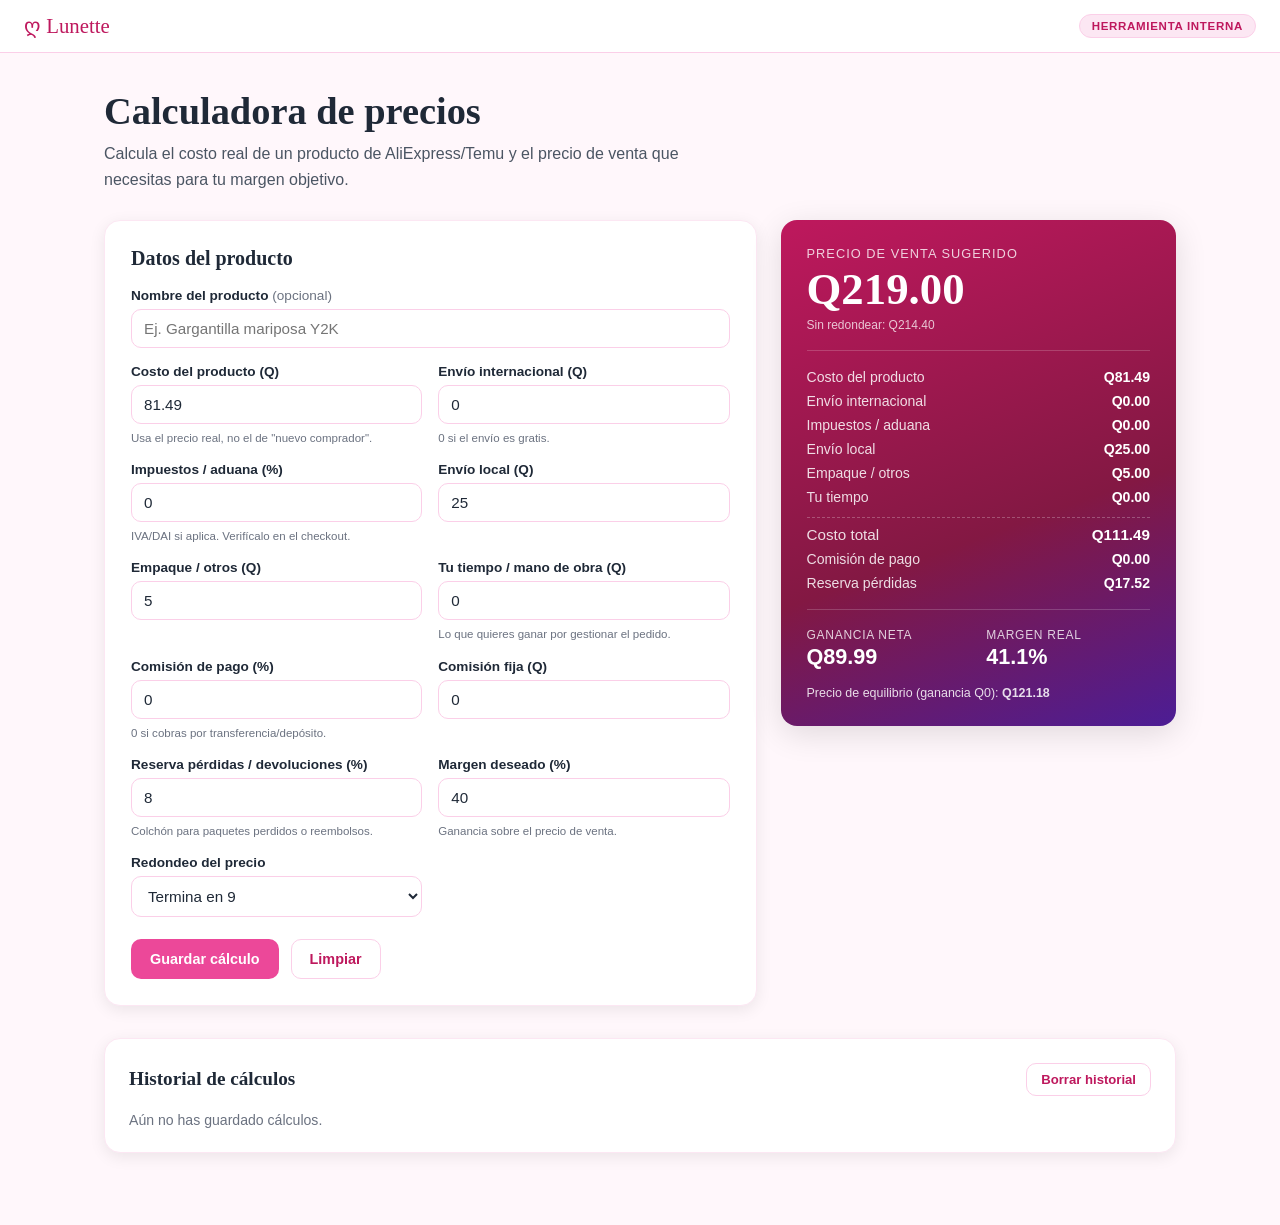
<file: calculadora-solo.html>
<!DOCTYPE html>
<html lang="es">
<head>
  <meta charset="UTF-8">
  <meta name="viewport" content="width=device-width, initial-scale=1.0">
  <meta http-equiv="Content-Security-Policy" content="default-src 'self'; script-src 'self' 'unsafe-inline' https://cdn.jsdelivr.net; style-src 'self' 'unsafe-inline' https://fonts.googleapis.com; font-src 'self' https://fonts.gstatic.com data:; img-src 'self' data: https://lh3.googleusercontent.com https://*.supabase.co; connect-src 'self' https://czqekviizatgzhwxmqls.supabase.co https://*.supabase.co; form-action 'self'; base-uri 'self'">
  <title>Calculadora de precios · Lunette</title>
  <meta name="robots" content="noindex,nofollow">
  <style>
    :root {
      --primary: #ec4899;
      --primary-dark: #be185d;
      --primary-light: #fce7f3;
      --accent-glow: rgba(236, 72, 153, 0.25);
      --bg-cream: #fff7fb;
      --bg-white: #ffffff;
      --border: #fbcfe8;
      --border-light: #fce7f3;
      --text-primary: #1f2937;
      --text-secondary: #4b5563;
      --text-muted: #6b7280;
      --radius-sm: 6px;
      --radius-md: 10px;
      --radius-lg: 16px;
      --shadow-md: 0 4px 16px rgba(0, 0, 0, 0.08);
      --shadow-lg: 0 8px 32px rgba(0, 0, 0, 0.12);
      --font-display: 'Playfair Display', Georgia, 'Times New Roman', serif;
      --font-sans: 'Inter', 'Segoe UI', -apple-system, BlinkMacSystemFont, sans-serif;
    }

    * { box-sizing: border-box; }

    body {
      margin: 0;
      background: var(--bg-cream);
      color: var(--text-primary);
      font-family: var(--font-sans);
      min-height: 100vh;
    }

    a { color: var(--primary-dark); }

    .calc-header {
      position: sticky;
      top: 0;
      z-index: 20;
      display: flex;
      align-items: center;
      justify-content: space-between;
      gap: 16px;
      padding: 14px 24px;
      background: rgba(255, 255, 255, 0.92);
      backdrop-filter: blur(10px);
      border-bottom: 1px solid var(--border);
    }

    .calc-logo {
      font-family: var(--font-display);
      font-size: 1.3rem;
      color: var(--primary-dark);
      text-decoration: none;
    }

    .calc-badge {
      font-size: 0.72rem;
      font-weight: 700;
      letter-spacing: 0.06em;
      text-transform: uppercase;
      color: var(--primary-dark);
      background: var(--primary-light);
      border: 1px solid var(--border);
      padding: 5px 12px;
      border-radius: 999px;
    }

    .calc-main {
      max-width: 1120px;
      margin: 0 auto;
      padding: 36px 24px 72px;
    }

    .calc-intro { margin-bottom: 28px; }

    .calc-intro h1 {
      font-family: var(--font-display);
      font-size: clamp(1.7rem, 4vw, 2.4rem);
      margin: 0 0 8px;
    }

    .calc-intro p {
      color: var(--text-secondary);
      max-width: 640px;
      margin: 0;
      line-height: 1.6;
    }

    .calc-layout {
      display: grid;
      grid-template-columns: minmax(0, 1.65fr) minmax(0, 1fr);
      gap: 24px;
      align-items: start;
    }

    .calc-panel {
      background: var(--bg-white);
      border: 1px solid var(--border-light);
      border-radius: var(--radius-lg);
      box-shadow: var(--shadow-md);
      padding: 26px;
    }

    .calc-panel h2 {
      font-family: var(--font-display);
      font-size: 1.25rem;
      margin: 0 0 18px;
    }

    .calc-grid {
      display: grid;
      grid-template-columns: repeat(2, minmax(0, 1fr));
      gap: 16px;
    }

    .calc-field {
      display: flex;
      flex-direction: column;
      gap: 6px;
    }

    .calc-full { grid-column: 1 / -1; margin-bottom: 16px; }

    .calc-field label {
      font-size: 0.85rem;
      font-weight: 600;
    }

    .calc-field label span { font-weight: 400; color: var(--text-muted); }

    .calc-field input,
    .calc-field select {
      width: 100%;
      padding: 10px 12px;
      border: 1px solid var(--border);
      border-radius: var(--radius-md);
      background: var(--bg-white);
      color: var(--text-primary);
      font-size: 0.95rem;
      font-family: inherit;
    }

    .calc-field input:focus,
    .calc-field select:focus {
      outline: none;
      border-color: var(--primary);
      box-shadow: 0 0 0 3px var(--accent-glow);
    }

    .calc-field small {
      font-size: 0.72rem;
      color: var(--text-muted);
      line-height: 1.4;
    }

    .calc-actions {
      display: flex;
      gap: 12px;
      margin-top: 22px;
      flex-wrap: wrap;
    }

    .btn {
      display: inline-flex;
      align-items: center;
      justify-content: center;
      gap: 8px;
      padding: 11px 18px;
      border-radius: var(--radius-md);
      border: 1px solid transparent;
      font-family: inherit;
      font-size: 0.9rem;
      font-weight: 600;
      cursor: pointer;
      text-decoration: none;
      transition: all 0.15s ease;
    }

    .btn-primary { background: var(--primary); color: #fff; }
    .btn-primary:hover { background: var(--primary-dark); }

    .btn-secondary {
      background: #fff;
      color: var(--primary-dark);
      border-color: var(--border);
    }
    .btn-secondary:hover { background: var(--primary-light); }

    .btn-sm { padding: 8px 14px; font-size: 0.82rem; }

    .calc-result {
      position: sticky;
      top: 84px;
      background: linear-gradient(160deg, var(--primary-dark), #831843 60%, #4c1d95);
      color: #fff;
      border-radius: var(--radius-lg);
      box-shadow: var(--shadow-lg);
      padding: 26px;
    }

    .calc-result-head {
      display: flex;
      flex-direction: column;
      gap: 4px;
      padding-bottom: 18px;
      border-bottom: 1px solid rgba(255, 255, 255, 0.18);
    }

    .calc-result-head span {
      font-size: 0.8rem;
      text-transform: uppercase;
      letter-spacing: 0.08em;
      opacity: 0.8;
    }

    .calc-result-head strong {
      font-family: var(--font-display);
      font-size: clamp(2rem, 5vw, 2.8rem);
      line-height: 1.1;
    }

    .calc-result-head small { font-size: 0.75rem; opacity: 0.75; }

    .calc-breakdown {
      display: flex;
      flex-direction: column;
      gap: 8px;
      padding: 18px 0;
      border-bottom: 1px solid rgba(255, 255, 255, 0.18);
    }

    .calc-row {
      display: flex;
      justify-content: space-between;
      gap: 12px;
      font-size: 0.88rem;
    }

    .calc-row span { opacity: 0.85; }
    .calc-row strong { font-weight: 600; font-variant-numeric: tabular-nums; }

    .calc-row.calc-row-total {
      padding-top: 8px;
      margin-top: 4px;
      border-top: 1px dashed rgba(255, 255, 255, 0.25);
      font-size: 0.95rem;
    }

    .calc-profit {
      display: grid;
      grid-template-columns: 1fr 1fr;
      gap: 16px;
      padding-top: 18px;
    }

    .calc-profit div { display: flex; flex-direction: column; gap: 2px; }

    .calc-profit span {
      font-size: 0.75rem;
      text-transform: uppercase;
      letter-spacing: 0.06em;
      opacity: 0.8;
    }

    .calc-profit strong { font-size: 1.35rem; font-variant-numeric: tabular-nums; }
    .calc-profit.is-negative strong { color: #fecdd3; }

    .calc-warning {
      margin: 16px 0 0;
      padding: 10px 12px;
      border-radius: var(--radius-md);
      background: rgba(255, 255, 255, 0.14);
      font-size: 0.82rem;
      line-height: 1.5;
    }

    .calc-note { margin: 16px 0 0; font-size: 0.78rem; opacity: 0.85; }

    .calc-history {
      margin-top: 32px;
      background: var(--bg-white);
      border: 1px solid var(--border-light);
      border-radius: var(--radius-lg);
      box-shadow: var(--shadow-md);
      padding: 24px;
    }

    .calc-history-head {
      display: flex;
      align-items: center;
      justify-content: space-between;
      gap: 12px;
      margin-bottom: 16px;
      flex-wrap: wrap;
    }

    .calc-history-head h2 { font-family: var(--font-display); font-size: 1.2rem; margin: 0; }

    .calc-history-table-wrap { overflow-x: auto; }

    .calc-history-table { width: 100%; border-collapse: collapse; font-size: 0.88rem; }

    .calc-history-table th,
    .calc-history-table td {
      text-align: left;
      padding: 10px 12px;
      border-bottom: 1px solid var(--border-light);
      white-space: nowrap;
    }

    .calc-history-table th {
      font-size: 0.72rem;
      text-transform: uppercase;
      letter-spacing: 0.06em;
      color: var(--text-muted);
    }

    .calc-history-table td:last-child { text-align: right; }

    .calc-del {
      border: none;
      background: transparent;
      color: var(--primary-dark);
      cursor: pointer;
      font-size: 1rem;
      padding: 4px 8px;
      border-radius: var(--radius-sm);
    }

    .calc-del:hover { background: var(--primary-light); }

    .calc-empty { margin: 8px 0 0; color: var(--text-muted); font-size: 0.88rem; }

    @media (max-width: 900px) {
      .calc-layout { grid-template-columns: 1fr; }
      .calc-result { position: static; }
    }

    @media (max-width: 560px) {
      .calc-main { padding: 24px 16px 56px; }
      .calc-panel, .calc-result, .calc-history { padding: 20px; }
      .calc-grid { grid-template-columns: 1fr; }
    }
  </style>
  <link rel="icon" href="public/img/lunette/favicon.png" type="image/png">
</head>
<body>
  <header class="calc-header">
    <span class="calc-logo">ღ Lunette</span>
    <span class="calc-badge">Herramienta interna</span>
  </header>

  <main class="calc-main">
    <div class="calc-intro">
      <h1>Calculadora de precios</h1>
      <p>Calcula el costo real de un producto de AliExpress/Temu y el precio de venta que necesitas para tu margen objetivo.</p>
    </div>

    <div class="calc-layout">
      <section class="calc-panel">
        <h2>Datos del producto</h2>

        <div class="calc-field calc-full">
          <label for="calcName">Nombre del producto <span>(opcional)</span></label>
          <input type="text" id="calcName" placeholder="Ej. Gargantilla mariposa Y2K">
        </div>

        <div class="calc-grid">
          <div class="calc-field">
            <label for="calcCost">Costo del producto (Q)</label>
            <input type="number" id="calcCost" min="0" step="0.01" value="81.49">
            <small>Usa el precio real, no el de "nuevo comprador".</small>
          </div>

          <div class="calc-field">
            <label for="calcShip">Envío internacional (Q)</label>
            <input type="number" id="calcShip" min="0" step="0.01" value="0">
            <small>0 si el envío es gratis.</small>
          </div>

          <div class="calc-field">
            <label for="calcTax">Impuestos / aduana (%)</label>
            <input type="number" id="calcTax" min="0" step="0.01" value="0">
            <small>IVA/DAI si aplica. Verifícalo en el checkout.</small>
          </div>

          <div class="calc-field">
            <label for="calcLocalShip">Envío local (Q)</label>
            <input type="number" id="calcLocalShip" min="0" step="0.01" value="25">
          </div>

          <div class="calc-field">
            <label for="calcPack">Empaque / otros (Q)</label>
            <input type="number" id="calcPack" min="0" step="0.01" value="5">
          </div>

          <div class="calc-field">
            <label for="calcLabor">Tu tiempo / mano de obra (Q)</label>
            <input type="number" id="calcLabor" min="0" step="0.01" value="0">
            <small>Lo que quieres ganar por gestionar el pedido.</small>
          </div>

          <div class="calc-field">
            <label for="calcFeePct">Comisión de pago (%)</label>
            <input type="number" id="calcFeePct" min="0" step="0.01" value="0">
            <small>0 si cobras por transferencia/depósito.</small>
          </div>

          <div class="calc-field">
            <label for="calcFeeFixed">Comisión fija (Q)</label>
            <input type="number" id="calcFeeFixed" min="0" step="0.01" value="0">
          </div>

          <div class="calc-field">
            <label for="calcReserve">Reserva pérdidas / devoluciones (%)</label>
            <input type="number" id="calcReserve" min="0" step="0.01" value="8">
            <small>Colchón para paquetes perdidos o reembolsos.</small>
          </div>

          <div class="calc-field">
            <label for="calcMargin">Margen deseado (%)</label>
            <input type="number" id="calcMargin" min="0" max="95" step="0.01" value="40">
            <small>Ganancia sobre el precio de venta.</small>
          </div>

          <div class="calc-field">
            <label for="calcRounding">Redondeo del precio</label>
            <select id="calcRounding">
              <option value="none">Sin redondeo</option>
              <option value="5">Múltiplo de 5</option>
              <option value="10">Múltiplo de 10</option>
              <option value="end9" selected>Termina en 9</option>
              <option value="end99">Termina en 99</option>
            </select>
          </div>
        </div>

        <div class="calc-actions">
          <button type="button" class="btn btn-primary" id="calcSave">Guardar cálculo</button>
          <button type="button" class="btn btn-secondary" id="calcReset">Limpiar</button>
        </div>
      </section>

      <aside class="calc-result" aria-live="polite">
        <div class="calc-result-head">
          <span>Precio de venta sugerido</span>
          <strong id="calcPrice">Q0.00</strong>
          <small id="calcPriceRaw"></small>
        </div>

        <div class="calc-breakdown" id="calcBreakdown"></div>

        <div class="calc-profit" id="calcProfitBox">
          <div>
            <span>Ganancia neta</span>
            <strong id="calcProfit">Q0.00</strong>
          </div>
          <div>
            <span>Margen real</span>
            <strong id="calcRealMargin">0%</strong>
          </div>
        </div>

        <p class="calc-warning" id="calcWarning" hidden></p>
        <p class="calc-note">Precio de equilibrio (ganancia Q0): <strong id="calcBreakEven">Q0.00</strong></p>
      </aside>
    </div>

    <section class="calc-history">
      <div class="calc-history-head">
        <h2>Historial de cálculos</h2>
        <button type="button" class="btn btn-secondary btn-sm" id="calcClearHistory">Borrar historial</button>
      </div>
      <div class="calc-history-table-wrap">
        <table class="calc-history-table">
          <thead>
            <tr>
              <th>Producto</th>
              <th>Costo</th>
              <th>Precio</th>
              <th>Ganancia</th>
              <th>Margen</th>
              <th>Fecha</th>
              <th></th>
            </tr>
          </thead>
          <tbody id="calcHistoryBody"></tbody>
        </table>
      </div>
      <p class="calc-empty" id="calcHistoryEmpty">Aún no has guardado cálculos.</p>
    </section>
  </main>

  <script>
    const CALC_HISTORY_KEY = 'lunette_calc_history_v1';

    const CALC_DEFAULTS = {
      calcName: '', calcCost: 81.49, calcShip: 0, calcTax: 0,
      calcLocalShip: 25, calcPack: 5, calcLabor: 0,
      calcFeePct: 0, calcFeeFixed: 0, calcReserve: 8,
      calcMargin: 40, calcRounding: 'end9'
    };

    function calcMoney(value) {
      return 'Q' + (Number(value) || 0).toLocaleString('es-GT', {
        minimumFractionDigits: 2, maximumFractionDigits: 2
      });
    }

    function calcPct(value) {
      return (Number(value) || 0).toFixed(1).replace('.0', '') + '%';
    }

    function calcNum(id) {
      const el = document.getElementById(id);
      if (!el) return 0;
      const value = parseFloat(el.value);
      return Number.isFinite(value) ? value : 0;
    }

    function calcRound(value, mode) {
      if (value <= 0) return 0;
      if (mode === 'none') return Math.round(value * 100) / 100;
      if (mode === 'end9') return Math.ceil((value + 1) / 10) * 10 - 1;
      if (mode === 'end99') return Math.ceil((value + 1) / 100) * 100 - 1;
      const step = parseFloat(mode) || 1;
      return Math.ceil(value / step) * step;
    }

    function calcReadInputs() {
      return {
        name: (document.getElementById('calcName')?.value || '').trim(),
        cost: calcNum('calcCost'),
        ship: calcNum('calcShip'),
        taxPct: calcNum('calcTax') / 100,
        localShip: calcNum('calcLocalShip'),
        pack: calcNum('calcPack'),
        labor: calcNum('calcLabor'),
        feePct: calcNum('calcFeePct') / 100,
        feeFixed: calcNum('calcFeeFixed'),
        reservePct: calcNum('calcReserve') / 100,
        marginPct: calcNum('calcMargin') / 100,
        rounding: document.getElementById('calcRounding')?.value || 'none'
      };
    }

    function calcCompute(input) {
      const tax = (input.cost + input.ship) * input.taxPct;
      const landed = input.cost + input.ship + tax + input.localShip + input.pack + input.labor;
      const denom = 1 - (input.feePct + input.reservePct + input.marginPct);
      const breakEvenDenom = 1 - input.feePct - input.reservePct;
      const breakEven = breakEvenDenom > 0
        ? (landed + input.feeFixed) / breakEvenDenom
        : null;

      if (denom <= 0) {
        return { tax, landed, breakEven, rawPrice: 0, price: 0, fee: 0, reserve: 0, profit: 0, realMargin: 0, invalid: true };
      }

      const rawPrice = (landed + input.feeFixed) / denom;
      const price = calcRound(rawPrice, input.rounding);
      const fee = price * input.feePct + input.feeFixed;
      const reserve = price * input.reservePct;
      const profit = price - landed - fee - reserve;
      const realMargin = price > 0 ? (profit / price) * 100 : 0;

      return { tax, landed, breakEven, rawPrice, price, fee, reserve, profit, realMargin, invalid: false };
    }

    function calcRenderBreakdown(input, result) {
      const host = document.getElementById('calcBreakdown');
      if (!host) return;

      const rows = [
        ['Costo del producto', input.cost],
        ['Envío internacional', input.ship],
        ['Impuestos / aduana', result.tax],
        ['Envío local', input.localShip],
        ['Empaque / otros', input.pack],
        ['Tu tiempo', input.labor]
      ];

      let html = rows.map(([label, value]) =>
        `<div class="calc-row"><span>${label}</span><strong>${calcMoney(value)}</strong></div>`
      ).join('');

      html += `<div class="calc-row calc-row-total"><span>Costo total</span><strong>${calcMoney(result.landed)}</strong></div>`;
      html += `<div class="calc-row"><span>Comisión de pago</span><strong>${calcMoney(result.fee)}</strong></div>`;
      html += `<div class="calc-row"><span>Reserva pérdidas</span><strong>${calcMoney(result.reserve)}</strong></div>`;

      host.innerHTML = html;
    }

    function calcRender() {
      const input = calcReadInputs();
      const result = calcCompute(input);

      const priceEl = document.getElementById('calcPrice');
      const priceRawEl = document.getElementById('calcPriceRaw');
      const profitEl = document.getElementById('calcProfit');
      const marginEl = document.getElementById('calcRealMargin');
      const profitBox = document.getElementById('calcProfitBox');
      const warningEl = document.getElementById('calcWarning');
      const breakEvenEl = document.getElementById('calcBreakEven');

      if (priceEl) priceEl.textContent = calcMoney(result.price);
      if (priceRawEl) {
        priceRawEl.textContent = result.invalid || !result.rawPrice
          ? ''
          : 'Sin redondear: ' + calcMoney(result.rawPrice);
      }

      calcRenderBreakdown(input, result);

      if (profitEl) profitEl.textContent = calcMoney(result.profit);
      if (marginEl) marginEl.textContent = result.invalid ? '—' : calcPct(result.realMargin);
      if (profitBox) profitBox.classList.toggle('is-negative', result.profit < 0);
      if (breakEvenEl) breakEvenEl.textContent = result.breakEven === null ? '—' : calcMoney(result.breakEven);

      if (warningEl) {
        if (result.invalid) {
          warningEl.hidden = false;
          warningEl.textContent = 'La suma de margen, comisión y reserva no puede llegar al 100%. Baja el margen o la reserva.';
        } else if (result.profit < 0) {
          warningEl.hidden = false;
          warningEl.textContent = 'Estás vendiendo por debajo del costo. Sube el precio o baja los costos.';
        } else {
          warningEl.hidden = true;
          warningEl.textContent = '';
        }
      }

      return { input, result };
    }

    function calcHistory() {
      try {
        const raw = localStorage.getItem(CALC_HISTORY_KEY);
        const parsed = raw ? JSON.parse(raw) : [];
        return Array.isArray(parsed) ? parsed : [];
      } catch (error) {
        return [];
      }
    }

    function calcSaveHistory(history) {
      localStorage.setItem(CALC_HISTORY_KEY, JSON.stringify(history));
    }

    function calcRenderHistory() {
      const body = document.getElementById('calcHistoryBody');
      const empty = document.getElementById('calcHistoryEmpty');
      const wrap = document.querySelector('.calc-history-table-wrap');
      if (!body) return;

      const history = calcHistory();

      if (!history.length) {
        body.innerHTML = '';
        if (empty) empty.hidden = false;
        if (wrap) wrap.hidden = true;
        return;
      }

      if (empty) empty.hidden = true;
      if (wrap) wrap.hidden = false;

      body.innerHTML = history.map(item => {
        const date = item.date ? new Date(item.date).toLocaleDateString('es-GT') : '—';
        const margin = Number(item.margin) || 0;
        return `
          <tr>
            <td>${item.name || 'Producto sin nombre'}</td>
            <td>${calcMoney(item.cost)}</td>
            <td><strong>${calcMoney(item.price)}</strong></td>
            <td style="color:${item.profit < 0 ? '#be185d' : '#15803d'};">${calcMoney(item.profit)}</td>
            <td>${calcPct(margin)}</td>
            <td>${date}</td>
            <td><button type="button" class="calc-del" data-calc-del="${item.id}" aria-label="Eliminar">✕</button></td>
          </tr>
        `;
      }).join('');
    }

    function calcSaveCurrent() {
      const { input, result } = calcRender();
      if (result.invalid || result.price <= 0) return;

      const history = calcHistory();
      history.unshift({
        id: Date.now().toString(36),
        name: input.name,
        cost: Math.round(result.landed * 100) / 100,
        price: Math.round(result.price * 100) / 100,
        profit: Math.round(result.profit * 100) / 100,
        margin: Math.round(result.realMargin * 10) / 10,
        date: new Date().toISOString()
      });

      calcSaveHistory(history.slice(0, 50));
      calcRenderHistory();
    }

    function calcReset() {
      Object.entries(CALC_DEFAULTS).forEach(([id, value]) => {
        const el = document.getElementById(id);
        if (el) el.value = value;
      });
      calcRender();
    }

    function calcBind() {
      const panel = document.querySelector('.calc-panel');
      if (panel) {
        panel.addEventListener('input', calcRender);
        panel.addEventListener('change', calcRender);
      }

      document.getElementById('calcSave')?.addEventListener('click', calcSaveCurrent);
      document.getElementById('calcReset')?.addEventListener('click', calcReset);

      document.getElementById('calcClearHistory')?.addEventListener('click', () => {
        if (window.confirm('¿Borrar todo el historial de cálculos?')) {
          calcSaveHistory([]);
          calcRenderHistory();
        }
      });

      document.getElementById('calcHistoryBody')?.addEventListener('click', event => {
        const btn = event.target.closest('[data-calc-del]');
        if (!btn) return;
        const id = btn.getAttribute('data-calc-del');
        calcSaveHistory(calcHistory().filter(item => item.id !== id));
        calcRenderHistory();
      });
    }

    document.addEventListener('DOMContentLoaded', () => {
      calcBind();
      calcRender();
      calcRenderHistory();
    });
  </script>
</body>
</html>
</file>
